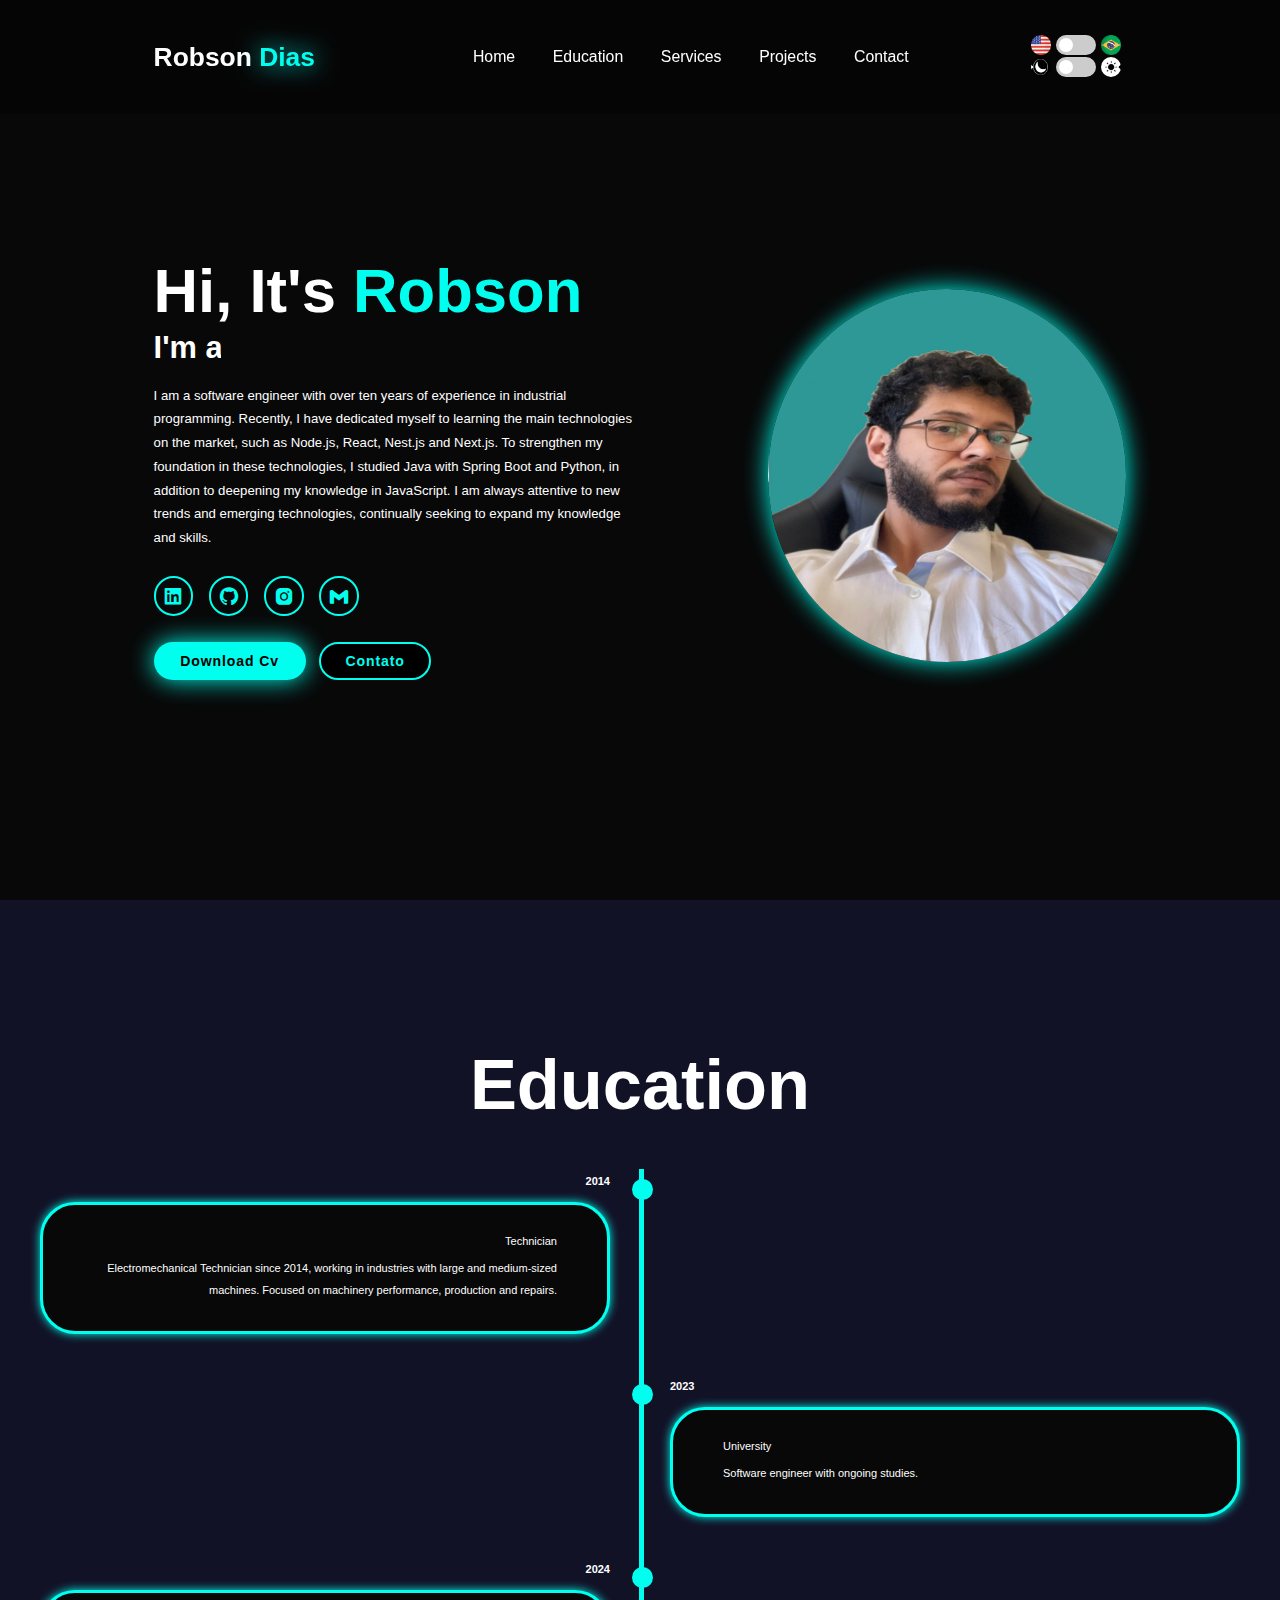
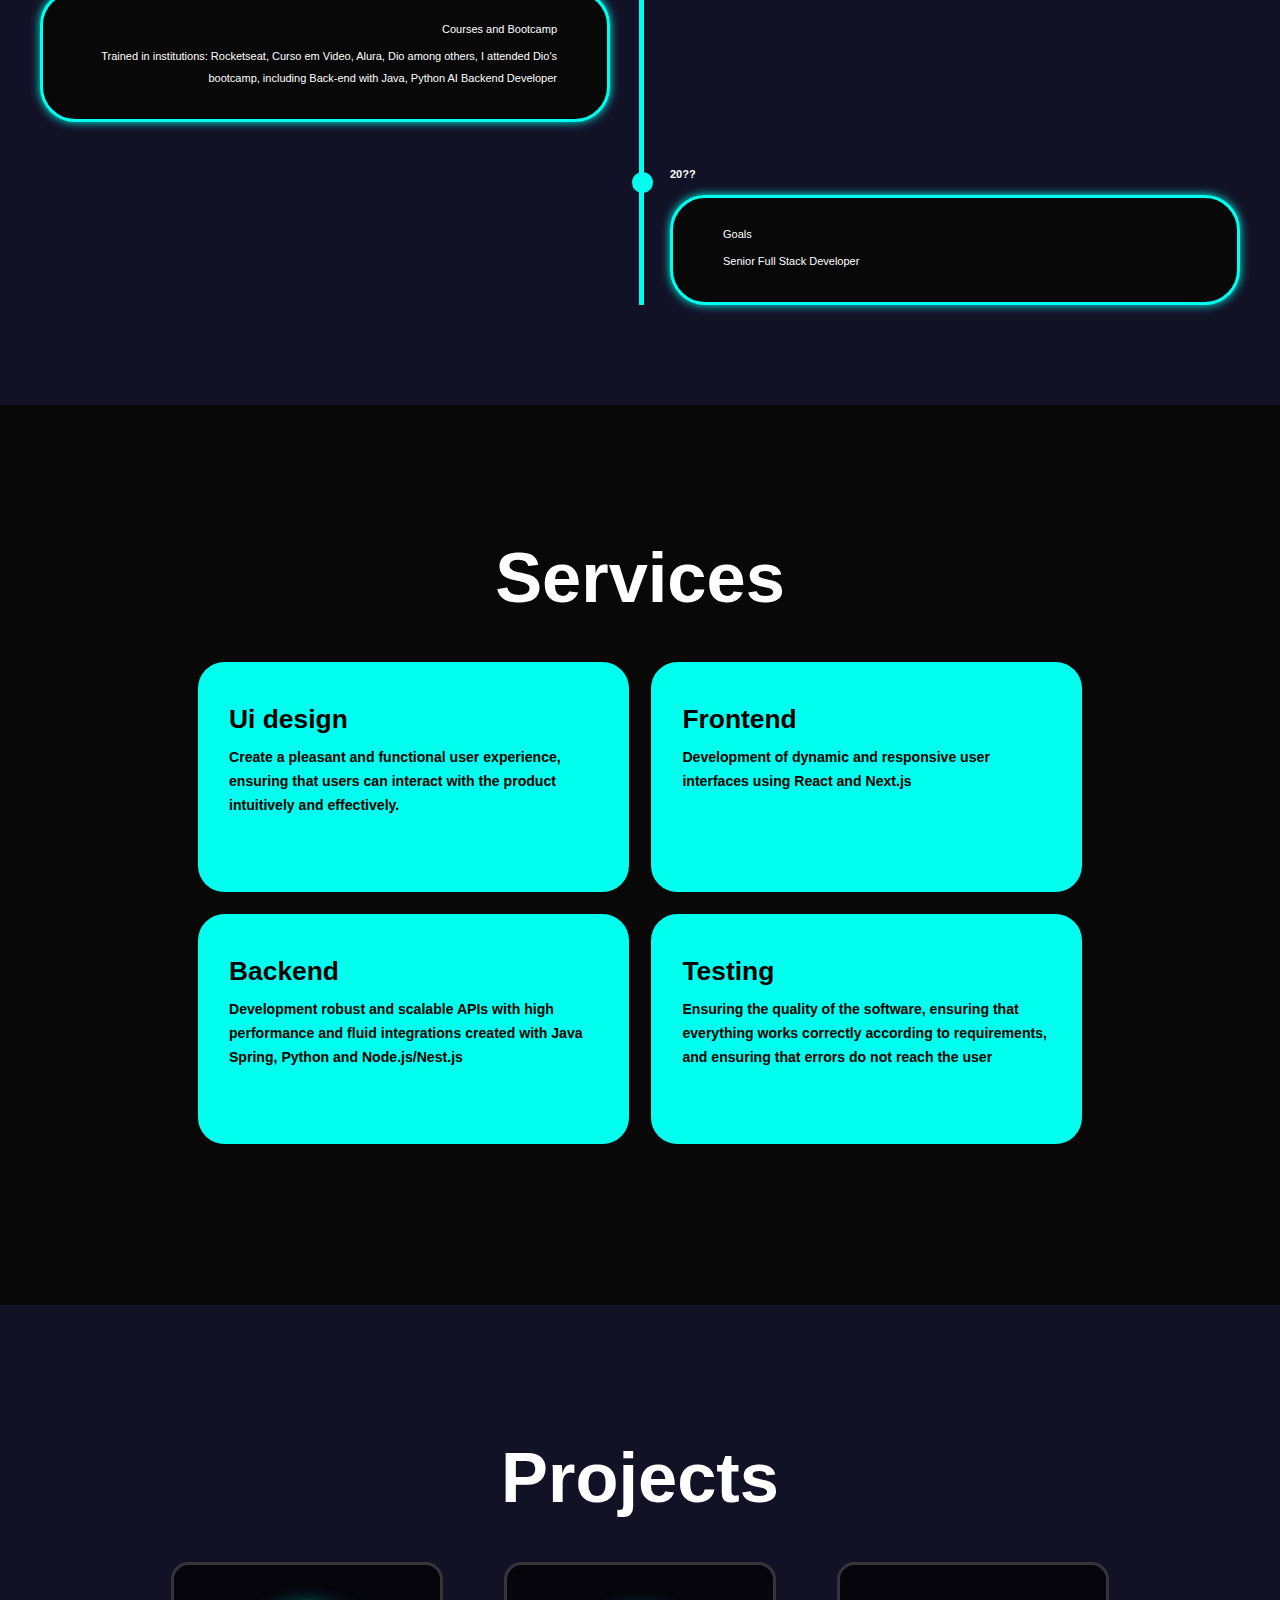
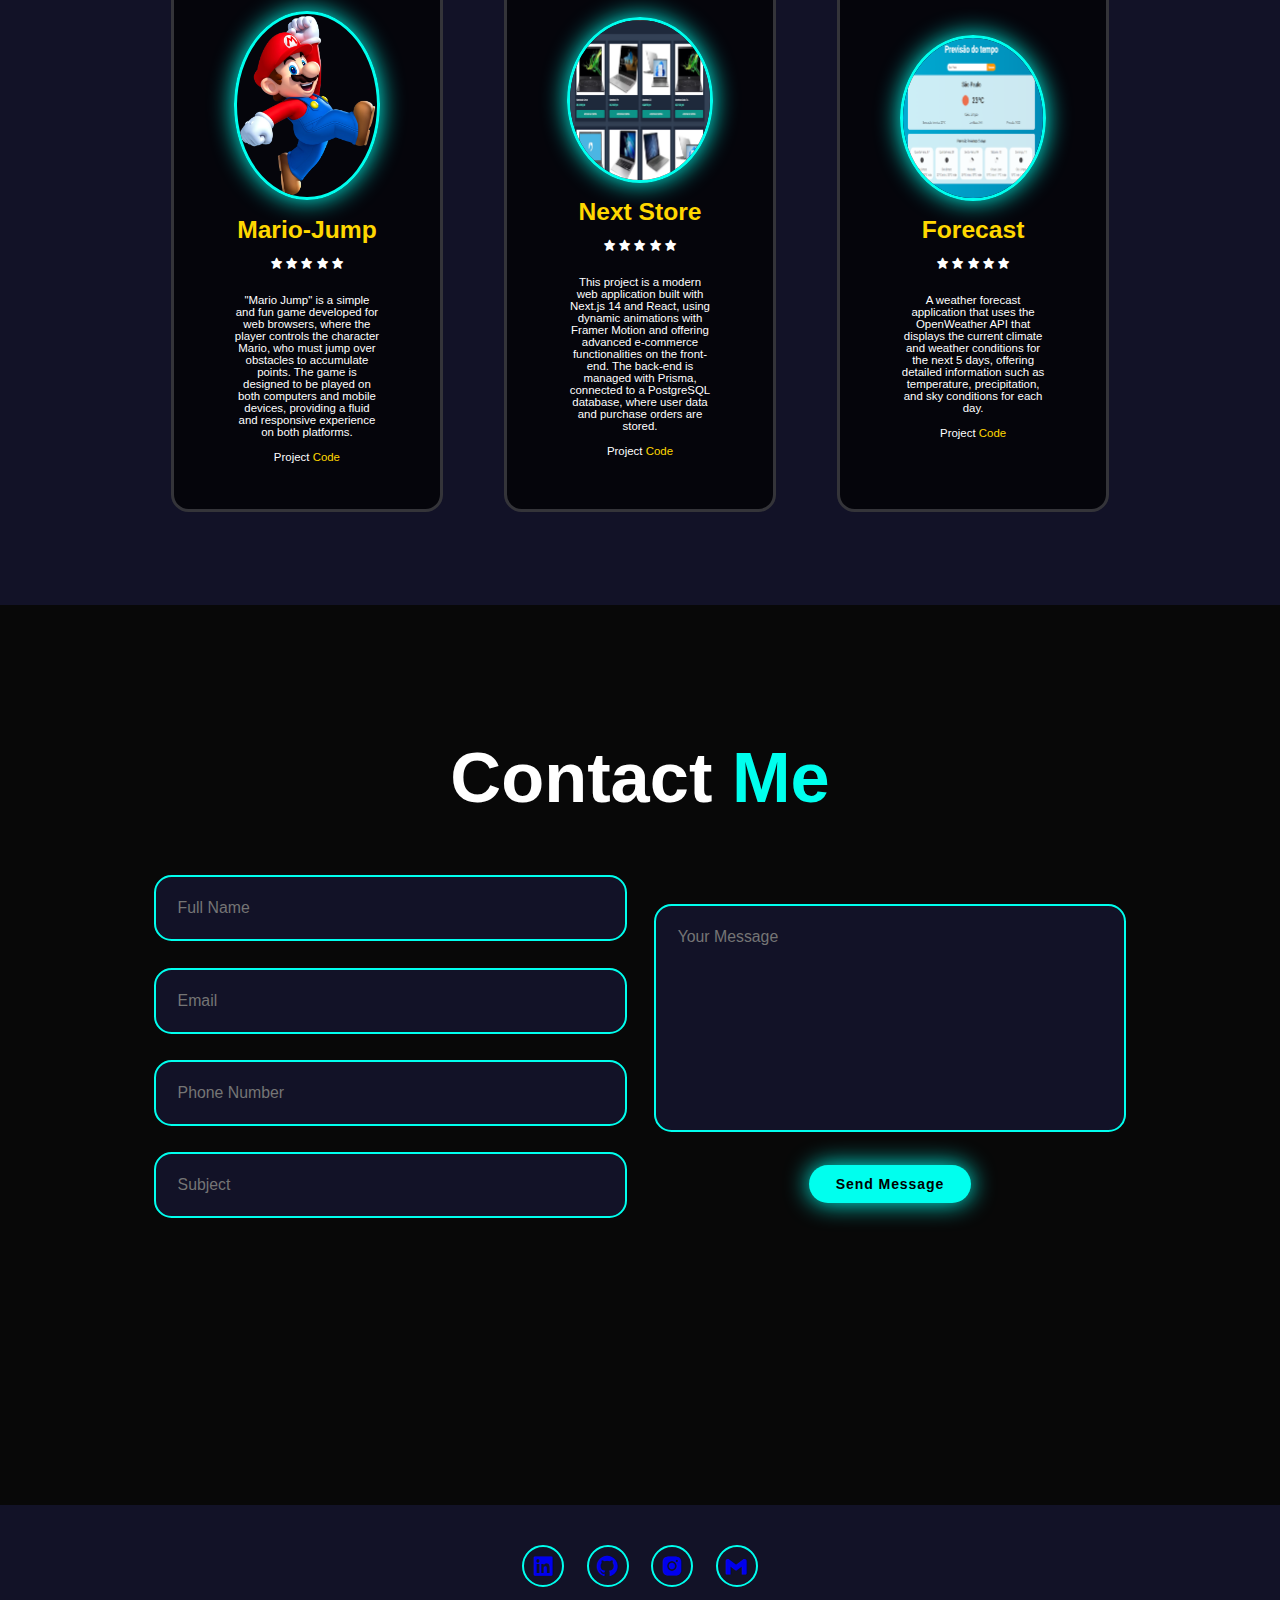
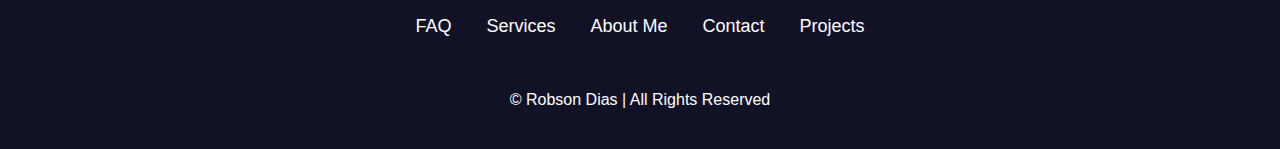
<file: index.html>
<!DOCTYPE html>
<html lang="pt-br">
  <head>
    <meta charset="UTF-8" />
    <meta name="viewport" content="width=device-width, initial-scale=1.0" />
    <title>MeuPortifolio</title>
    <link rel="stylesheet" href="style.css" />
    <link
      href="https://unpkg.com/boxicons@2.1.4/css/boxicons.min.css"
      rel="stylesheet"
    />
  </head>

  <body>
    <header class="header">
      <a href="#home" class="logo">Robson <span>Dias</span></a>

      <i class="bx bx-menu" id="menu-icon"></i>

      <nav class="navbar">
        <a href="#home" class="active">Home</a>
        <a href="#education">Education</a>
        <a href="#services">Services</a>
        <a href="#projects">Projects</a>
        <a href="#contact">Contact</a>
      </nav>

      <div>
        <label class="switch">
          <img src="src/usa.png" height="" alt="" />
          <input type="checkbox" id="language-toggle" />
          <span class="slider round"></span>
          <img src="src/brasil.png" alt="" /> </label
        ><br />
        <label class="switch">
          <img class="theme" src="src/darkk.png" height="" alt="" />
          <input type="checkbox" id="theme-toggle" />
          <span class="slider round"></span>
          <img class="theme" src="src/lightt.png" alt="" />
        </label>
      </div>
    </header>

    <section class="home" id="home">
      <div class="home-content">
        <h1>Hi, It's <span>Robson</span></h1>
        <h3 class="text-animation">I'm a <span></span></h3>
        <p>
          I am a software engineer with over ten years of experience in
          industrial programming. Recently, I have dedicated myself to learning
          the main technologies on the market, such as Node.js, React, Nest.js
          and Next.js. To strengthen my foundation in these technologies, I
          studied Java with Spring Boot and Python, in addition to deepening my
          knowledge in JavaScript. I am always attentive to new trends and
          emerging technologies, continually seeking to expand my knowledge and
          skills.
        </p>

        <div class="social-icons">
          <a href="https://www.linkedin.com/in/robson14br/" target="_blank"
            ><i class="bx bxl-linkedin-square"></i
          ></a>
          <a href="https://github.com/robson14br" target="_blank"
            ><i class="bx bxl-github"></i
          ></a>
          <a href="https://www.instagram.com/robs.diass/" target="_blank"
            ><i class="bx bxl-instagram-alt"></i
          ></a>
          <a href="mailto:robson14br@gmail.com" target="_blank"
            ><i class="bx bxl-gmail"></i
          ></a>
        </div>

        <div class="btn-group">
          <a href="src/Robson-Dias.pdf" class="btn" download>Download Cv</a>
          <a href="#contact" class="btn">Contato</a>
        </div>
      </div>
      <div class="home-img">
        <img src="src/teste1 - Copia.jpg" alt="" />
      </div>
    </section>

    <section class="education" id="education">
      <h2 class="heading">Education</h2>

      <div class="timeline-items">
        <div class="timeline-item">
          <div class="timeline-dot"></div>
          <div class="timeline-date">2014</div>
          <div class="timeline-content">
            <h3>Technician</h3>
            <p>
              Electromechanical Technician since 2014, working in industries
              with large and medium-sized machines. Focused on machinery
              performance, production and repairs.
            </p>
          </div>
        </div>

        <div class="timeline-item">
          <div class="timeline-dot"></div>
          <div class="timeline-date">2023</div>
          <div class="timeline-content">
            <h3>University</h3>
            <p>Software engineer with ongoing studies.</p>
          </div>
        </div>

        <div class="timeline-item">
          <div class="timeline-dot"></div>
          <div class="timeline-date">2024</div>
          <div class="timeline-content">
            <h3>Courses and Bootcamp</h3>
            <p>
              Trained in institutions: Rocketseat, Curso em Video, Alura, Dio
              among others, I attended Dio's bootcamp, including Back-end with
              Java, Python AI Backend Developer
            </p>
          </div>
        </div>

        <div class="timeline-item">
          <div class="timeline-dot"></div>
          <div class="timeline-date">20??</div>
          <div class="timeline-content">
            <h3>Goals</h3>
            <p>Senior Full Stack Developer</p>
          </div>
        </div>
      </div>
    </section>

    <section class="services" id="services">
      <h2 class="heading">Services</h2>

      <div class="services-container">
        <div class="service-box">
          <div class="service-info">
            <h4>Ui design</h4>
            <p>
              Create a pleasant and functional user experience, ensuring that
              users can interact with the product intuitively and effectively.
            </p>
          </div>
        </div>

        <div class="service-box">
          <div class="service-info">
            <h4>Frontend</h4>
            <p>
              Development of dynamic and responsive user interfaces using React
              and Next.js
            </p>
          </div>
        </div>

        <div class="service-box">
          <div class="service-info">
            <h4>Backend</h4>
            <p>
              Development robust and scalable APIs with high performance and
              fluid integrations created with Java Spring, Python and
              Node.js/Nest.js
            </p>
          </div>
        </div>

        <div class="service-box">
          <div class="service-info">
            <h4>Testing</h4>
            <p>
              Ensuring the quality of the software, ensuring that everything
              works correctly according to requirements, and ensuring that
              errors do not reach the user
            </p>
          </div>
        </div>
      </div>
    </section>

    <section class="projects" id="projects">
      <div class="projects-box">
        <h2 class="heading">Projects</h2>

        <div class="wrapper">
          <div class="projects-item">
            <a
              target="_blank"
              href="https://robson14br.github.io/Game-With-Javascript/"
            >
              <img src="src/Mario-jump1.png" alt="" />
            </a>
            <h2>
              <a
                target="_blank"
                href="https://robson14br.github.io/Game-With-Javascript/"
                >Mario-Jump</a
              >
            </h2>
            <div class="rating">
              <i class="bx bxs-star star" data-value="1"></i>
              <i class="bx bxs-star star" data-value="2"></i>
              <i class="bx bxs-star star" data-value="3"></i>
              <i class="bx bxs-star star" data-value="4"></i>
              <i class="bx bxs-star star" data-value="5"></i>
            </div>
            <p>
              "Mario Jump" is a simple and fun game developed for web browsers,
              where the player controls the character Mario, who must jump over
              obstacles to accumulate points. The game is designed to be played
              on both computers and mobile devices, providing a fluid and
              responsive experience on both platforms.
            </p>
            <p>
              Project
              <a
                href="https://github.com/robson14br/Game-With-Javascript"
                target="_blank"
                >Code</a
              >
            </p>
          </div>

          <div class="projects-item">
            <a href="https://lojanext.app.br/" target="_blank">
              <img src="src/NextLoja.png" alt="" />
            </a>
            <h2>
              <a target="_blank" href="https://lojanext.app.br/">Next Store</a>
            </h2>
            <div class="rating">
              <i class="bx bxs-star star" data-value="1"></i>
              <i class="bx bxs-star star" data-value="2"></i>
              <i class="bx bxs-star star" data-value="3"></i>
              <i class="bx bxs-star star" data-value="4"></i>
              <i class="bx bxs-star star" data-value="5"></i>
            </div>
            <p>
              This project is a modern web application built with Next.js 14 and
              React, using dynamic animations with Framer Motion and offering
              advanced e-commerce functionalities on the front-end. The back-end
              is managed with Prisma, connected to a PostgreSQL database, where
              user data and purchase orders are stored.
            </p>
            <p>
              Project
              <a href="https://github.com/robson14br/E-commerce" target="_blank"
                >Code</a
              >
            </p>
          </div>

          <div class="projects-item">
            <a href="https://weather-forecast-bice-nine.vercel.app/" target="_blank">
              <img src="src/Previsao1.png" alt="" />
            </a>
            <h2>
              <a
                target="_blank"
                href="https://weather-forecast-bice-nine.vercel.app/"
                >Forecast</a
              >
            </h2>
            <div class="rating">
              <i class="bx bxs-star star" data-value="1"></i>
              <i class="bx bxs-star star" data-value="2"></i>
              <i class="bx bxs-star star" data-value="3"></i>
              <i class="bx bxs-star star" data-value="4"></i>
              <i class="bx bxs-star star" data-value="5"></i>
            </div>
            <p>
              A weather forecast application that uses the OpenWeather API that
              displays the current climate and weather conditions for the next 5
              days, offering detailed information such as temperature,
              precipitation, and sky conditions for each day.
            </p>
            <p>
              Project
              <a
                href="https://github.com/robson14br/Weather-Forecast"
                target="_blank"
                >Code</a
              >
            </p>
          </div>
        </div>
      </div>
    </section>

    <section class="contact" id="contact">
      <h2 class="heading">Contact <span>Me</span></h2>

      <form action="https://api.staticforms.xyz/submit" method="post">
        <div class="input-group">
          <div class="input-box">
            <input type="text" name="name" placeholder="Full Name" required />
            <input type="email" name="email" placeholder="Email" />
          </div>
          <div class="input-box">
            <input
              type="text"
              name="name"
              placeholder="Phone Number"
              required
            />
            <input type="text" name="subject" placeholder="Subject" required />
          </div>
        </div>

        <div class="input-group-2">
          <textarea
            name="message"
            id=""
            cols="30"
            rows="10"
            placeholder="Your Message"
          ></textarea>
          <input type="submit" value="Send Message" class="btn" required />

          <input
            type="hidden"
            name="accessKey"
            value="617d2c03-0972-4912-930e-b915104aa6ed"
          />
          <input
            type="hidden"
            name="redirectTo"
            value="https://meu-portfolio-website.vercel.app/index.html"
          />
        </div>
      </form>
    </section>

    <footer class="footer">
      <div class="social">
        <a href="https://www.linkedin.com/in/robson14br/" target="_blank"
          ><i class="bx bxl-linkedin-square"></i
        ></a>
        <a href="https://github.com/robson14br" target="_blank"
          ><i class="bx bxl-github"></i
        ></a>
        <a href="https://www.instagram.com/robs.diass/" target="_blank"
          ><i class="bx bxl-instagram-alt"></i
        ></a>
        <a href="mailto:robson14br@gmail.com" target="_blank"
          ><i class="bx bxl-gmail"></i
        ></a>
      </div>

      <ul class="list">
        <li>
          <a href="#contact">FAQ</a>
        </li>

        <li>
          <a href="#services">Services</a>
        </li>

        <li>
          <a href="#">About Me</a>
        </li>

        <li>
          <a href="#contact">Contact</a>
        </li>

        <li>
          <a href="#projects">Projects</a>
        </li>
      </ul>
      <p class="copyright">© Robson Dias | All Rights Reserved</p>
    </footer>

    <script src="script.js"></script>
  </body>
</html>
</file>
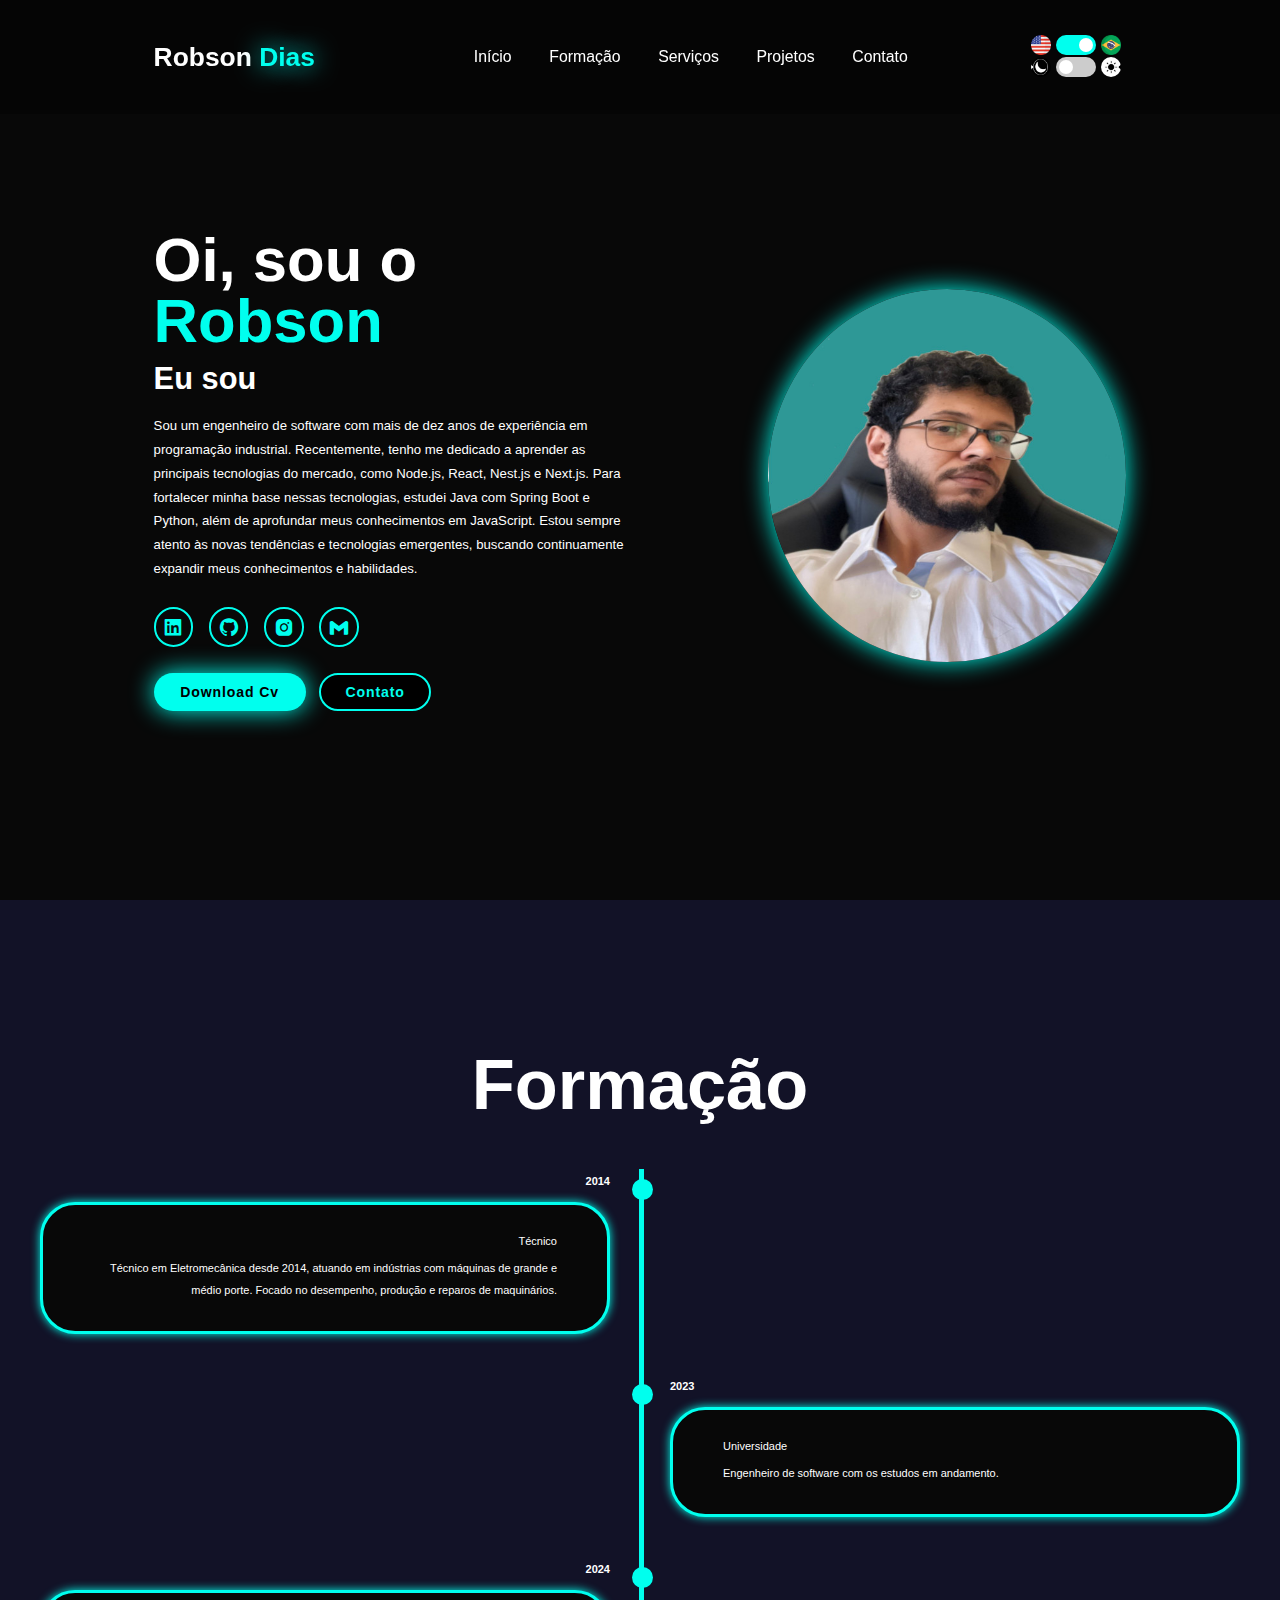
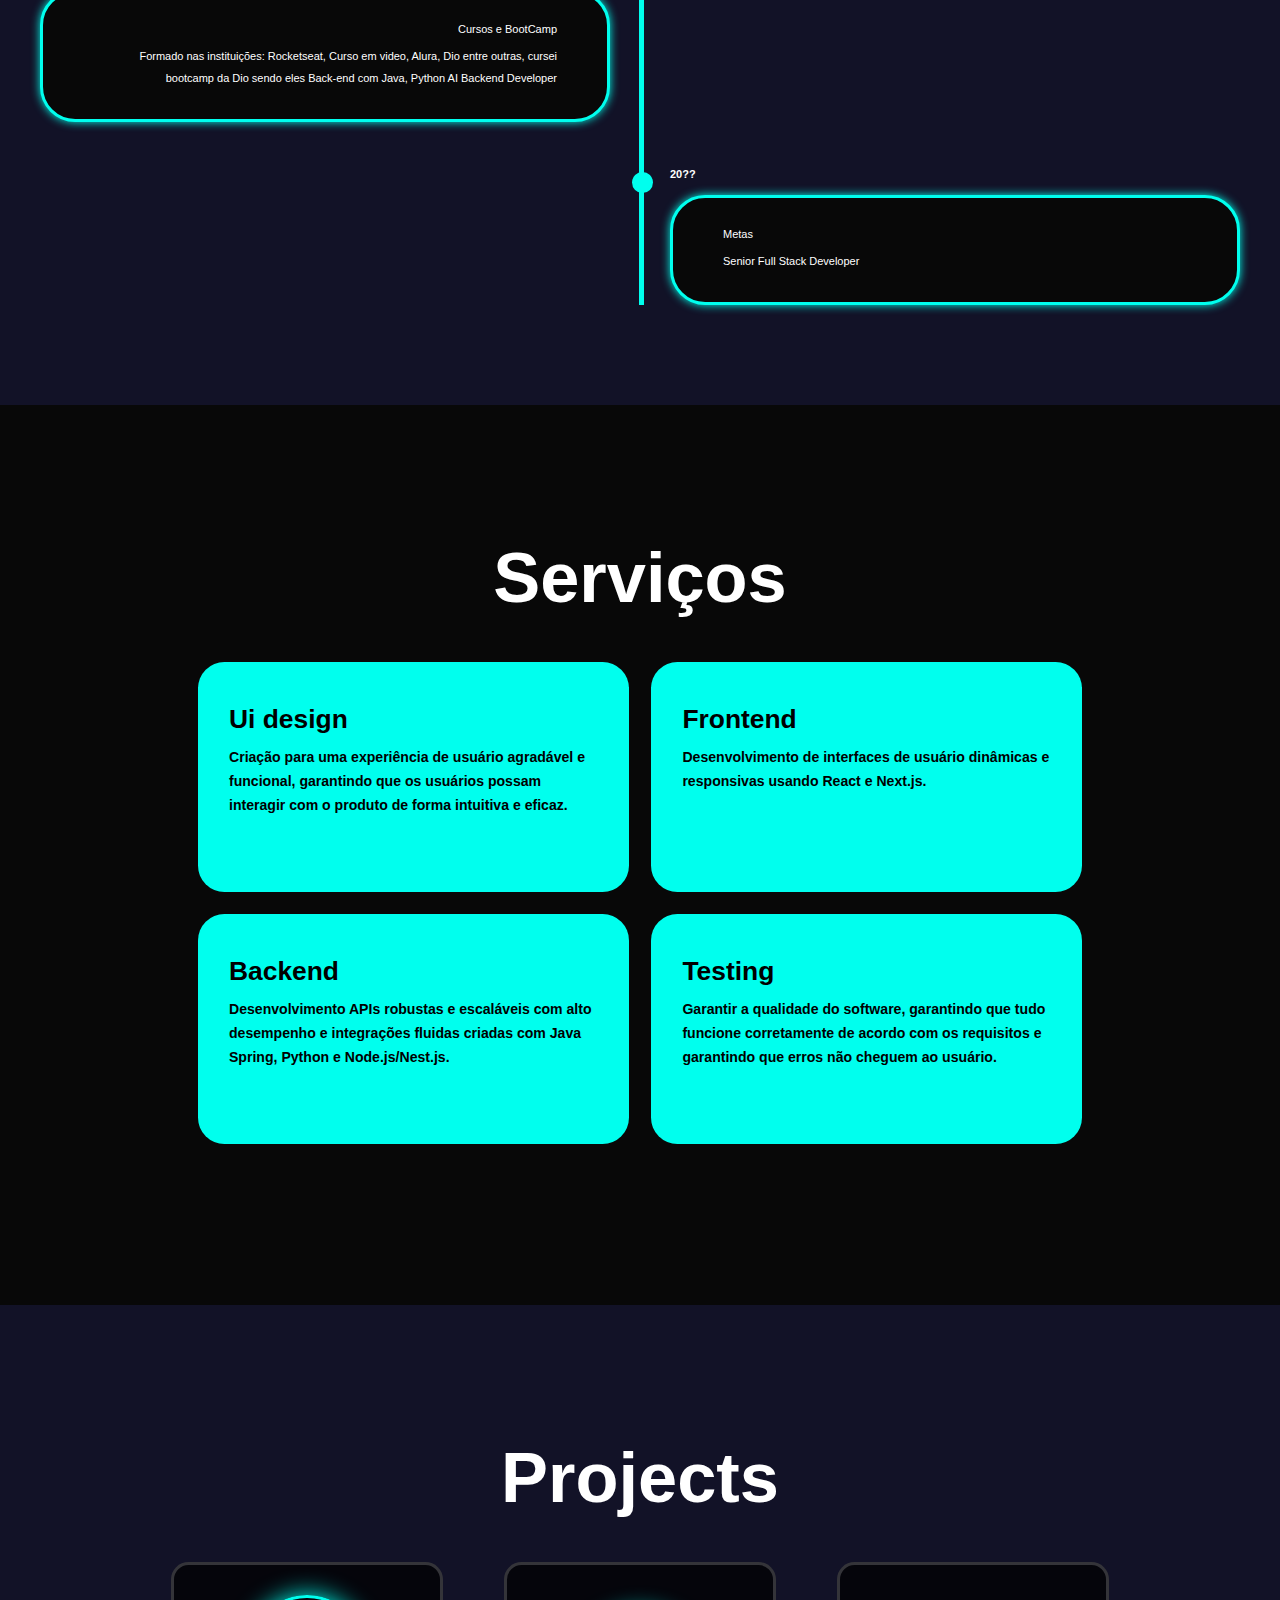
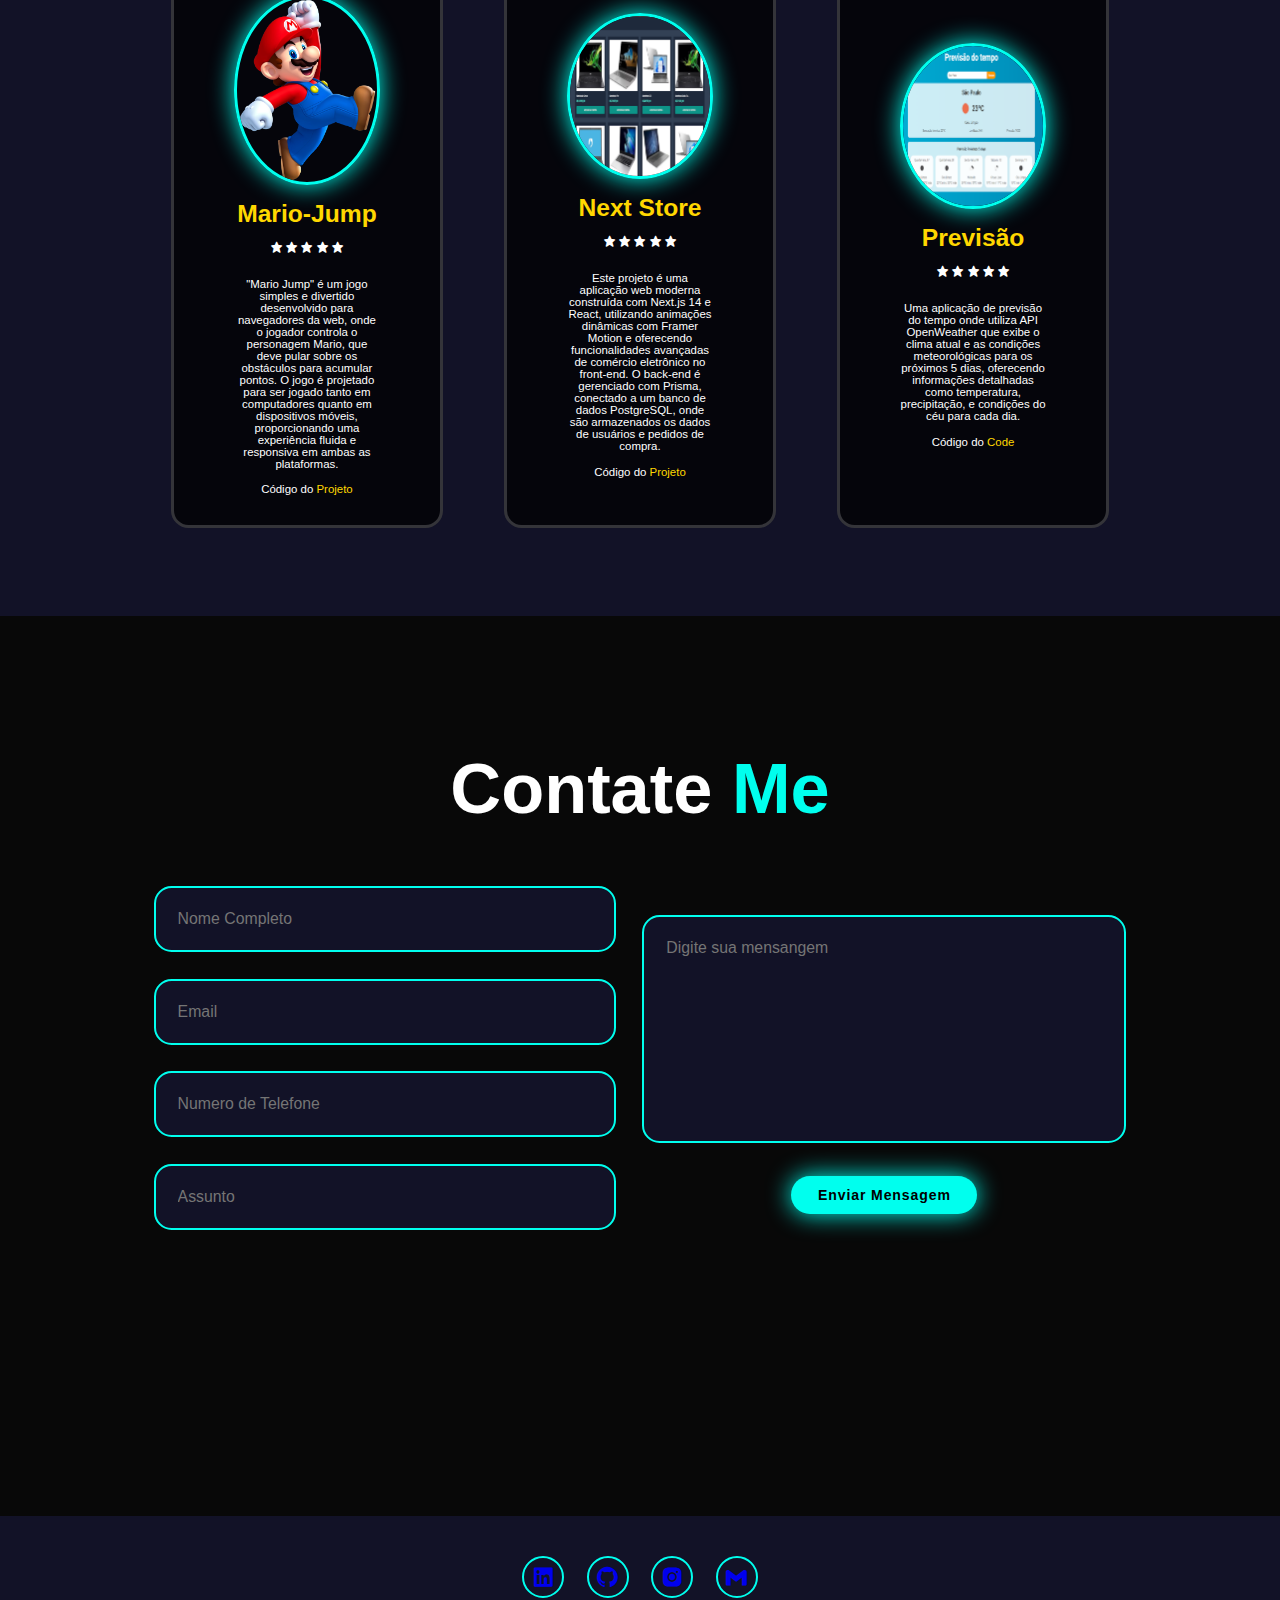
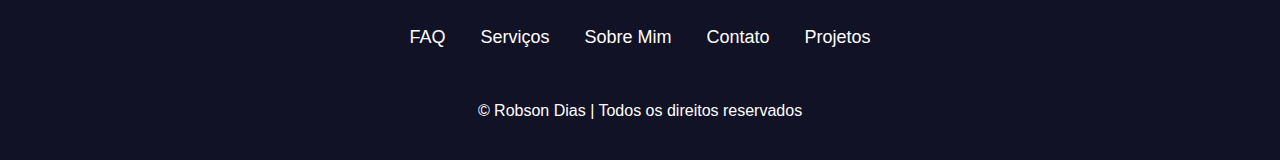
<file: index-pt.html>
<!DOCTYPE html>
<html lang="pt-br">
  <head>
    <meta charset="UTF-8" />
    <meta name="viewport" content="width=device-width, initial-scale=1.0" />
    <title>MeuPortifolio</title>
    <link rel="stylesheet" href="style.css" />
    <link
      href="https://unpkg.com/boxicons@2.1.4/css/boxicons.min.css"
      rel="stylesheet"
    />
  </head>

  <body>
    <header class="header">
      <a href="#home" class="logo">Robson <span>Dias</span></a>

      <i class="bx bx-menu" id="menu-icon"></i>

      <nav class="navbar">
        <a href="#home" class="active">Início</a>
        <a href="#education">Formação</a>
        <a href="#services">Serviços</a>
        <a href="#projects">Projetos</a>
        <a href="#contact">Contato</a>
      </nav>

      <div>
        <label class="switch">
          <img src="src/usa.png" height="" alt="" />
          <input type="checkbox" id="language-toggle" />
          <span class="slider round"></span>
          <img src="src/brasil.png" alt="" /> </label
        ><br />
        <label class="switch">
          <img class="theme" src="src/darkk.png" height="" alt="" />
          <input type="checkbox" id="theme-toggle" />
          <span class="slider round"></span>
          <img class="theme" src="src/lightt.png" alt="" />
        </label>
      </div>
    </header>

    <section class="home" id="home">
      <div class="home-content">
        <h1>Oi, sou o <span>Robson</span></h1>
        <h3 class="text-animation">Eu sou <span></span></h3>
        <p>
          Sou um engenheiro de software com mais de dez anos de experiência em
          programação industrial. Recentemente, tenho me dedicado a aprender as
          principais tecnologias do mercado, como Node.js, React, Nest.js e
          Next.js. Para fortalecer minha base nessas tecnologias, estudei Java
          com Spring Boot e Python, além de aprofundar meus conhecimentos em
          JavaScript. Estou sempre atento às novas tendências e tecnologias
          emergentes, buscando continuamente expandir meus conhecimentos e
          habilidades.
        </p>

        <div class="social-icons">
          <a href="https://www.linkedin.com/in/robson14br/" target="_blank"
            ><i class="bx bxl-linkedin-square"></i
          ></a>
          <a href="https://github.com/robson14br" target="_blank"
            ><i class="bx bxl-github"></i
          ></a>
          <a href="https://www.instagram.com/robs.diass/" target="_blank"
            ><i class="bx bxl-instagram-alt"></i
          ></a>
          <a href="mailto:robson14br@gmail.com" target="_blank"
            ><i class="bx bxl-gmail"></i
          ></a>
        </div>

        <div class="btn-group">
          <a href="src/Robson-Dias.pdf" class="btn" download>Download Cv</a>
          <a href="#contact" class="btn">Contato</a>
        </div>
      </div>
      <div class="home-img">
        <img src="src/teste1 - Copia.jpg" alt="" />
      </div>
    </section>

    <section class="education" id="education">
      <h2 class="heading">Formação</h2>

      <div class="timeline-items">
        <div class="timeline-item">
          <div class="timeline-dot"></div>
          <div class="timeline-date">2014</div>
          <div class="timeline-content">
            <h3>Técnico</h3>
            <p>
              Técnico em Eletromecânica desde 2014, atuando em indústrias com
              máquinas de grande e médio porte. Focado no desempenho, produção e
              reparos de maquinários.
            </p>
          </div>
        </div>

        <div class="timeline-item">
          <div class="timeline-dot"></div>
          <div class="timeline-date">2023</div>
          <div class="timeline-content">
            <h3>Universidade</h3>
            <p>Engenheiro de software com os estudos em andamento.</p>
          </div>
        </div>

        <div class="timeline-item">
          <div class="timeline-dot"></div>
          <div class="timeline-date">2024</div>
          <div class="timeline-content">
            <h3>Cursos e BootCamp</h3>
            <p>
              Formado nas instituições: Rocketseat, Curso em video, Alura, Dio
              entre outras, cursei bootcamp da Dio sendo eles Back-end com Java,
              Python AI Backend Developer
            </p>
          </div>
        </div>

        <div class="timeline-item">
          <div class="timeline-dot"></div>
          <div class="timeline-date">20??</div>
          <div class="timeline-content">
            <h3>Metas</h3>
            <p>Senior Full Stack Developer</p>
          </div>
        </div>
      </div>
    </section>

    <section class="services" id="services">
      <h2 class="heading">Serviços</h2>

      <div class="services-container">
        <div class="service-box">
          <div class="service-info">
            <h4>Ui design</h4>
            <p>
              Criação para uma experiência de usuário agradável e funcional,
              garantindo que os usuários possam interagir com o produto de forma
              intuitiva e eficaz.
            </p>
          </div>
        </div>

        <div class="service-box">
          <div class="service-info">
            <h4>Frontend</h4>
            <p>
              Desenvolvimento de interfaces de usuário dinâmicas e responsivas
              usando React e Next.js.
            </p>
          </div>
        </div>

        <div class="service-box">
          <div class="service-info">
            <h4>Backend</h4>
            <p>
              Desenvolvimento APIs robustas e escaláveis ​​com alto desempenho e
              integrações fluidas criadas com Java Spring, Python e
              Node.js/Nest.js.
            </p>
          </div>
        </div>

        <div class="service-box">
          <div class="service-info">
            <h4>Testing</h4>
            <p>
              Garantir a qualidade do software, garantindo que tudo funcione
              corretamente de acordo com os requisitos e garantindo que erros
              não cheguem ao usuário.
            </p>
          </div>
        </div>
      </div>
    </section>

    <section class="projects" id="projects">
      <div class="projects-box">
        <h2 class="heading">Projects</h2>

        <div class="wrapper">
          <div class="projects-item">
            <a
              target="_blank"
              href="https://robson14br.github.io/Game-With-Javascript/"
            >
              <img src="src/Mario-jump1.png" alt="" />
            </a>
            <h2>
              <a
                target="_blank"
                href="https://robson14br.github.io/Game-With-Javascript/"
                >Mario-Jump</a
              >
            </h2>
            <div class="rating">
              <i class="bx bxs-star star" data-value="1"></i>
              <i class="bx bxs-star star" data-value="2"></i>
              <i class="bx bxs-star star" data-value="3"></i>
              <i class="bx bxs-star star" data-value="4"></i>
              <i class="bx bxs-star star" data-value="5"></i>
            </div>
            <p>
              "Mario Jump" é um jogo simples e divertido desenvolvido para
              navegadores da web, onde o jogador controla o personagem Mario,
              que deve pular sobre os obstáculos para acumular pontos. O jogo é
              projetado para ser jogado tanto em computadores quanto em
              dispositivos móveis, proporcionando uma experiência fluida e
              responsiva em ambas as plataformas.
            </p>
            <p>
              Código do
              <a
                href="https://github.com/robson14br/Game-With-Javascript"
                target="_blank"
                >Projeto</a
              >
            </p>
          </div>

          <div class="projects-item">
            <a href="https://lojanext.app.br/" target="_blank">
              <img src="src/NextLoja.png" alt="" />
            </a>
            <h2>
              <a target="_blank" href="https://lojanext.app.br/">Next Store</a>
            </h2>
            <div class="rating">
              <i class="bx bxs-star star" data-value="1"></i>
              <i class="bx bxs-star star" data-value="2"></i>
              <i class="bx bxs-star star" data-value="3"></i>
              <i class="bx bxs-star star" data-value="4"></i>
              <i class="bx bxs-star star" data-value="5"></i>
            </div>
            <p>
              Este projeto é uma aplicação web moderna construída com Next.js 14
              e React, utilizando animações dinâmicas com Framer Motion e
              oferecendo funcionalidades avançadas de comércio eletrônico no
              front-end. O back-end é gerenciado com Prisma, conectado a um
              banco de dados PostgreSQL, onde são armazenados os dados de
              usuários e pedidos de compra.
            </p>
            <p>
              Código do
              <a href="https://github.com/robson14br/E-commerce" target="_blank"
                >Projeto</a
              >
            </p>
          </div>

          <div class="projects-item">
            <a
              href="https://weather-forecast-bice-nine.vercel.app/"
              target="_blank"
            >
              <img src="src/Previsao1.png" alt="" />
            </a>
            <h2>
              <a
                target="_blank"
                href="https://weather-forecast-bice-nine.vercel.app/"
                >Previsão</a
              >
            </h2>
            <div class="rating">
              <i class="bx bxs-star star" data-value="1"></i>
              <i class="bx bxs-star star" data-value="2"></i>
              <i class="bx bxs-star star" data-value="3"></i>
              <i class="bx bxs-star star" data-value="4"></i>
              <i class="bx bxs-star star" data-value="5"></i>
            </div>
            <p>
              Uma aplicação de previsão do tempo onde utiliza API OpenWeather
              que exibe o clima atual e as condições meteorológicas para os
              próximos 5 dias, oferecendo informações detalhadas como
              temperatura, precipitação, e condições do céu para cada dia.
            </p>
            <p>
              Código do
              <a
                href="https://github.com/robson14br/Weather-Forecast"
                target="_blank"
                >Code</a
              >
            </p>
          </div>
        </div>
      </div>
    </section>

    <section class="contact" id="contact">
      <h2 class="heading">Contate <span>Me</span></h2>

      <form action="https://api.staticforms.xyz/submit" method="post">
        <div class="input-group">
          <div class="input-box">
            <input
              type="text"
              name="name"
              placeholder="Nome Completo"
              required
            />
            <input type="email" name="email" placeholder="Email" />
          </div>
          <div class="input-box">
            <input
              type="text"
              name="name"
              placeholder="Numero de Telefone"
              required
            />
            <input type="text" name="subject" placeholder="Assunto" required />
          </div>
        </div>

        <div class="input-group-2">
          <textarea
            name="message"
            id=""
            cols="30"
            rows="10"
            placeholder="Digite sua mensangem"
          ></textarea>
          <input type="submit" value="Enviar Mensagem" class="btn" required />

          <input
            type="hidden"
            name="accessKey"
            value="617d2c03-0972-4912-930e-b915104aa6ed"
          />
          <input
            type="hidden"
            name="redirectTo"
            value="https://meu-portfolio-website.vercel.app/index-pt.html"
          />
        </div>
      </form>
    </section>

    <footer class="footer">
      <div class="social">
        <a href="https://www.linkedin.com/in/robson14br/" target="_blank"
          ><i class="bx bxl-linkedin-square"></i
        ></a>
        <a href="https://github.com/robson14br" target="_blank"
          ><i class="bx bxl-github"></i
        ></a>
        <a href="https://www.instagram.com/robs.diass/" target="_blank"
          ><i class="bx bxl-instagram-alt"></i
        ></a>
        <a href="mailto:robson14br@gmail.com" target="_blank"
          ><i class="bx bxl-gmail"></i
        ></a>
      </div>

      <ul class="list">
        <li>
          <a href="#contact">FAQ</a>
        </li>

        <li>
          <a href="#services">Serviços</a>
        </li>

        <li>
          <a href="#">Sobre Mim</a>
        </li>

        <li>
          <a href="#contact">Contato</a>
        </li>

        <li>
          <a href="#projects">Projetos</a>
        </li>
      </ul>
      <p class="copyright">© Robson Dias | Todos os direitos reservados</p>
    </footer>

    <script src="script.js"></script>
  </body>
</html>
</file>
<file: style.css>
* {
  margin: 0;
  padding: 0;
  box-sizing: border-box;
  text-align: none;
  border: none;
  scroll-behavior: smooth;
  font-family: "Poppins", sans-serif;
}

:root {
  --bg-color: #080808;
  --second-bg-color: #121227;
  --text-color: white;
  --main-color: #00ffee;
}

:root.light-theme {
  --bg-color: #7a7a7a;
  --second-bg-color: #e7e2e2;
  --text-color: #333333;
  --main-color: #00ffee;
}

html {
  font-size: 65%;
  overflow-x: hidden;
}

body {
  background-color: var(--bg-color);
  color: var(--text-color);
}

.header {
  position: fixed;
  top: 0;
  left: 0;
  width: 100%;
  padding: 4rem 12% 4rem;
  background-color: rgba(0, 0, 0, 0.3);
  backdrop-filter: blur(10px);
  display: flex;
  justify-content: space-between;
  align-items: center;
  z-index: 5;
}

.logo {
  font-size: 3rem;
  color: var(--text-color);
  font-weight: 800;
  cursor: pointer;
  transition: 0.3s ease;
  text-decoration: none;
}

.logo:hover {
  transform: scale(1.1);
}
.logo span {
  text-shadow: 0 0 25px var(--main-color);
}

.navbar a {
  font-size: 1.8rem;
  color: var(--text-color);
  margin-left: 4rem;
  font-weight: 500;
  transition: 0.3s ease;
  border-bottom: 3px solid transparent;
  text-decoration: none;
}

.navbar a:hover,
.navbar a .active {
  color: var(--main-color);
  border-bottom: 3px solid var(--main-color);
}

.switch {
  position: relative;
  display: inline-flex;
  align-items: center;
}

.switch img {
  margin-right: 8px;
  height: 20px;
  width: auto;
  margin-right: 5px;
}

.switch .theme {
  margin-right: 8px;
  height: 20px;
  width: auto;
  margin-right: 5px;
  border-radius: 200px;
}

.switch input {
  opacity: 0;
  width: 0;
  height: 0;
}

.switch .slider {
  position: relative;
  display: inline-block;
  width: 40px;
  height: 20px;
  background-color: #ccc;
  transition: 0.4s;
  border-radius: 10px;
  margin-right: 5px;
}

.switch .slider:before {
  position: absolute;
  content: "";
  height: 14px;
  width: 14px;
  left: 3px;
  bottom: 3px;
  background-color: white;
  transition: 0.4s;
  border-radius: 50%;
}

.switch input:checked + .slider {
  background-color: var(--main-color);
}

.switch input:checked + .slider:before {
  transform: translateX(20px);
}

.switch input:checked + .slider:after {
  background-color: var(--text-color); /* Usa a cor do texto como a cor do botão */
}

.switch img:first-of-type {
  order: -1;
}

#menu-icon {
  font-size: 3.6rem;
  color: var(--main-color);
  display: none;
}

section {
  min-height: 100vh;
  padding: 10rem 12% 10rem;
}

.home {
  display: flex;
  align-items: center;
  justify-content: center;
  gap: 15rem;
}
.home-content {
  display: flex;
  flex-direction: column;
  align-items: baseline;
  text-align: left;
  justify-content: center;
  margin-top: 3rem;
}
span {
  color: var(--main-color);
}
.logo span {
  color: var(--main-color);
}
.home-content h3 {
  margin-bottom: 2rem;
  margin-top: 1rem;
  font-size: 3.5rem;
}

.home-content h1 {
  font-size: 7rem;
  font-weight: 700;
  margin-top: 1.5rem;
  line-height: 1;
}
.home-img {
  border-radius: 50%;
}
.home-img img {
  position: relative;
  top: 3rem;
  width: 28vw;
  border-radius: 50%;
  box-shadow: 0 0 25px var(--main-color);
  cursor: pointer;
  transition: 0.4s ease-in-out;
}
.home-img img:hover {
  box-shadow: 0 0 25px var(--main-color), 0 0 50px var(--main-color),
    0 0 100px var(--main-color);
}
.home-content p {
  font-size: 1.5rem;
  font-weight: 500;
  line-height: 1.8;
  max-width: 1000px;
}
.social-icons a {
  display: inline-flex;
  justify-content: center;
  align-items: center;
  width: 4.5rem;
  height: 4.5rem;
  background: transparent;
  border: 2px solid var(--main-color);
  font-size: 2.5rem;
  border-radius: 50%;
  color: var(--main-color);
  margin: 3rem 1.5rem 3rem 0;
  transition: 0.3s ease-in-out;
  text-decoration: none;
}
.social-icons a:hover {
  color: var(--text-color);
  transform: scale(1.3) translate(-5px);
  box-shadow: 0 0 25px var(--main-color);
  background-color: var(--main-color);
}

.btn {
  display: inline-block;
  padding: 1rem 2.8rem;
  background-color: var(--main-color);
  box-shadow: 0 0 25px var(--main-color);
  border-radius: 4rem;
  font-size: 1.6rem;
  color: black;
  border: 2px solid transparent;
  letter-spacing: 0.1rem;
  font-weight: 600;
  transition: 0.3s ease-in-out;
  cursor: pointer;
  text-decoration: none;
}
.btn:hover {
  transform: scale(1.05);
  box-shadow: 0 0 50px var(--main-color);
}
.btn-group {
  display: flex;
  align-items: center;
  gap: 1.5rem;
}
.btn-group a:nth-of-type(2) {
  background-color: black;
  color: var(--main-color);
  border: 2px solid var(--main-color);
  box-shadow: 0 0 25px transparent;
}
.btn-group a:nth-of-type(2):hover {
  box-shadow: 0 0 25 var(--main-color);
  background-color: var(--main-color);
  color: black;
}

.text-animation {
  font-size: 2.12rem;
  font-weight: 600px;
  min-width: 280px;
}
.text-animation span {
  position: relative;
}
.text-animation span::before {
  content: "Software Engineer";
  color: var(--main-color);
  animation: words 20s infinite;
}
.text-animation span::after {
  content: "";
  background-color: var(--bg-color);
  position: absolute;
  width: calc(100% + 8px);
  height: 100%;
  border-left: 3px solid var(--bg-color);
  right: -1px;
  animation: cursor 0.6s infinite, typing 20s steps(14) infinite;
}
@keyframes cursor {
  to {
    border-left: 2px solid var(--main-color);
  }
}
@keyframes words {
  5%,
  20% {
    content: "Full-Stack";
  }
  21%,
  40% {
    content: "Web Designer";
  }
  41%,
  60% {
    content: "Back-end";
  }
  61%,
  80% {
    content: "Web Developer";
  }
  81%,
  100% {
    content: "Front-end";
  }
}

@keyframes typing {
  10%,
  15%,
  30%,
  35%,
  50%,
  55%,
  70%,
  75%,
  90%,
  95% {
    width: 0;
  }
  5%,
  20%,
  25%,
  40%,
  45%,
  60%,
  65%,
  80%,
  85% {
    width: calc(100%);
  }
}
.heading {
  font-size: 8rem;
  text-align: center;
  margin: 5rem 0;
}
.education {
  padding: 100px 15px;
  background-color: var(--second-bg-color);
}
.education h2 {
  margin-bottom: 5rem;
}
.timeline-items {
  max-width: 1200px;
  margin: auto;
  display: flex;
  flex-wrap: wrap;
  position: relative;
}
.timeline-items::before {
  content: "";
  position: absolute;
  width: 5px;
  height: 100%;
  background-color: var(--main-color);
  left: calc(50% - 1px);
}
.timeline-item {
  margin-bottom: 40px;
  width: 100%;
  position: relative;
}
.timeline-item:last-child {
  margin-bottom: 0;
}
.timeline-item:nth-child(odd) {
  padding-right: calc(50% + 30px);
  text-align: right;
}
.timeline-item:nth-child(even) {
  padding-left: calc(50% + 30px);
}
.timeline-dot {
  height: 21px;
  width: 21px;
  background-color: var(--main-color);
  box-shadow: var(--main-color);
  box-shadow: 0 0 25px (--main-color), 0 0 50px var(--main-color);
  position: absolute;
  left: calc(50% - 8px);
  border-radius: 50%;
  top: 10px;
}
.timeline-date {
  font-size: 1.25rem;
  font-weight: 800;
  color: white;
  margin: 6px 0 15px;
}
.timeline-content {
  background-color: var(--bg-color);
  border: 3px solid var(--main-color);
  padding: 30px 50px;
  border-radius: 4rem;
  box-shadow: 0 0 10px var(--main-color);
  cursor: pointer;
  transition: 0.3 ease-in-out;
}
.timeline-content:hover {
  transform: scale(1.05);
  box-shadow: 0 0 25px var(--main-color);
}
.timeline-content h3 {
  font-size: 1.25rem;
  color: white;
  margin: white;
  margin: 0 0 10px;
  font-weight: 500;
}
.timeline-content p {
  color: white;
  font-size: 1.25rem;
  font-weight: 300;
  line-height: 22px;
}
::-webkit-scrollbar {
  width: 12px;
}
::-webkit-scrollbar-thumb {
  background-color: var(--main-color);
}
::-webkit-scrollbar-track {
  background-color: var(--bg-color);
  width: 50px;
}
.services {
  background-color: var(--bg-color);
  color: black;
}
.services h2 {
  margin-bottom: 5rem;
  color: white;
}
.services-container {
  display: grid;
  grid-template-columns: repeat(2, 11fr);
  align-items: center;
  gap: 2.5rem;
}
.service-box {
  background-color: var(--main-color);
  height: 230px;
  border-radius: 3rem;
  border: 5px solid transparent;
  cursor: pointer;
  transition: 0.4s ease-in-out;
}
.service-box:hover {
  background-color: white;
  color: black;
  border: 5px solid var(--main-color);
  transform: scale(1.03);
}
.service-box .service-info {
  display: flex;
  flex-direction: column;
  text-align: left;
  max-height: 200px;
  justify-content: flex-start;
  align-items: baseline;
  padding: 3rem;
}
.service-info h4 {
  font-size: 3rem;
  font-weight: 800;
  line-height: 2;
}
.service-info p {
  font-size: 1.6rem;
  font-weight: 600;
  max-height: 100px;
  line-height: 1.7;
  margin: auto;
}
.projects {
  background-color: var(--second-bg-color);
  
}
.projects-box {
  background-size: cover;
  display: flex;
  align-items: center;
  justify-content: center;
  flex-direction: column;
}
.projects .heading {
  margin-bottom: 5rem;
}
.projects-box img {
  width: 15rem;
  border-radius: 50%;
  border: 3px solid var(--main-color);
  box-shadow: 0 0 25px var(--main-color);
}
.wrapper {
  display: grid;
  grid-template-columns: repeat(3, 1fr);
  gap: 3rem;
}
.projects-item {
  min-height: 550px;
  max-width: 450px;
  background-color: hsla(0, 0%, 0%, 0.7);
  border: 3px solid rgba(238, 238, 238, 0.2);
  border-radius: 2rem;
  margin: 0 2rem;
  padding: 30px 60px;
  cursor: pointer;
  display: flex;
  flex-direction: column;
  align-items: center;
  justify-content: center;
  text-align: center;
  gap: 1.5rem;
  color: white;
  transition: 0.4s ease-in-out;
}
.projects-item a{
  text-decoration: none;
  color: gold
}
.projects-item:hover {
  border: 3px solid var(--main-color);
  transform: translateY(-10px) scale(1.03);
  box-shadow: 0 0 50px var(--main-color);
}
.projects-item h2 {
  font-size: 2.8rem;
}
.projects-item p {
  font-size: 1.3rem;
}
.projects-item img {
  
  width: 100%;
  height: auto; 
  max-height: 200px; 
  object-fit: cover;
}
.rating {
  margin-bottom: 10px;
}
.rating i {
  font-size: 1.5rem;
  cursor: pointer;
}
.rating i.active {
  color: gold;
}
.contact {
  background-color: var(--bg-color);
}
.contact h2 {
  margin-bottom: 3rem;
  color: white;
}
.contact form {
  display: flex;
  align-items: center;
  justify-content: center;
  gap: 3rem;
  margin: 5rem auto;
  text-align: center;
}
.contact form .input-box {
  display: flex;
  justify-content: center;
  flex-wrap: wrap;
}
.contact form .input-box input,
.contact form textarea {
  width: 100%;
  padding: 2.5rem;
  font-size: 1.8rem;
  color: var(--text-color);
  background: var(--second-bg-color);
  border-radius: 2rem;
  border: 2px solid var(--main-color);
  margin: 1.5rem 0;
  resize: none;
}
.contact form .btn {
  margin-top: 2rem;
}
.footer {
  position: relative;
  bottom: 0;
  width: 100%;
  padding: 40px 0;
  background-color: var(--second-bg-color);
}
.footer .social {
  text-align: center;
  padding-bottom: 25px;
  color: var(--main-color);
}
.footer .social a {
  font-size: 25px;
  border: 2px solid var(--main-color);
  width: 42px;
  height: 42px;
  display: inline-block;
  text-align: center;
  line-height: 42px;
  border-radius: 50%;
  margin: 0 10px;
  transition: 0.3s ease-in-out;
}
.footer .social a:hover {
  transform: scale(1.2) translateY(-10px);
  background-color: var(--main-color);
  color: black;
  box-shadow: 0 0 25px var(--main-color);
}
.footer ul {
  margin-top: 0;
  padding: 0;
  font-size: 18px;
  line-height: 1.6;
  margin-bottom: 0;
  text-align: center;
}
.footer ul li a {
  color: white;
  border-bottom: 3px solid transparent;
  transition: 0.3s ease-in-out;
  text-decoration: none;
}
.footer ul a:hover {
  border-bottom: 3px solid var(--main-color);
}
.footer ul li {
  display: inline-block;
  padding: 0 15px;
}
.footer .copyright {
  margin-top: 50px;
  text-align: center;
  font-size: 16px;
  color: white;
}

@media (max-width: 1285px) {
  html {
    font-size: 55%;
  }
  .services-container {
    padding-bottom: 7rem;
    grid-template-columns: repeat(2, 1fr);
    margin: 0 5rem;
  }
}
@media (max-width: 991px) {
  .header {
    padding: 2rem 3%;
  }
  section {
    padding: 10rem 3% 2rem;
  }
  .timeline-items::before {
    left: 7px;
  }
  .timeline-item:nth-child(odd) {
    padding-right: 0;
    text-align: left;
  }
  .timeline-item:nth-child(odd),
  .timeline-item:nth-child(even) {
    padding-left: 37px;
  }
  .timeline-dot {
    left: 0;
  }
  .services {
    padding-bottom: 7rem;
  }
  .projects .wrapper {
    grid-template-columns: repeat(1, 1fr);
  }
  .contact form {
    flex-direction: column;
  }
  .footer {
    padding: 2rem 3%;
  }
}
@media (max-width: 895px) {
  #menu-icon {
    display: block;
  }
  .navbar {
    position: absolute;
    top: 100%;
    right: 0;
    width: 40%;
    padding: 1rem 3%;
    background-color: #143438a9;
    backdrop-filter: blur(20px);
    border-bottom-left-radius: 2rem;
    border-left: 2px solid var(--main-color);
    border-bottom: 2px solid var(--main-color);
    display: none;
  }
  .navbar.active {
    display: block;
  }
  .navbar a {
    display: block;
    font-size: 2rem;
    margin: 3rem 0;
    color: white;
  }
  .home {
    flex-direction: column-reverse;
    margin: 5rem 4rem;
  }
  .home-content h3 {
    font-size: 2.2rem;
  }
  .home-content h1 {
    font-size: 8rem;
    margin-top: 3rem;
  }
  .home-content p {
    max-width: 600px;
    margin: 0 auto;
  }
  .home-img img {
    width: 56vw;
  }
  .services h2 {
    margin-bottom: 3rem;
  }
  .services-container {
    grid-template-columns: repeat(1, 1fr);
  }
}
</file>
